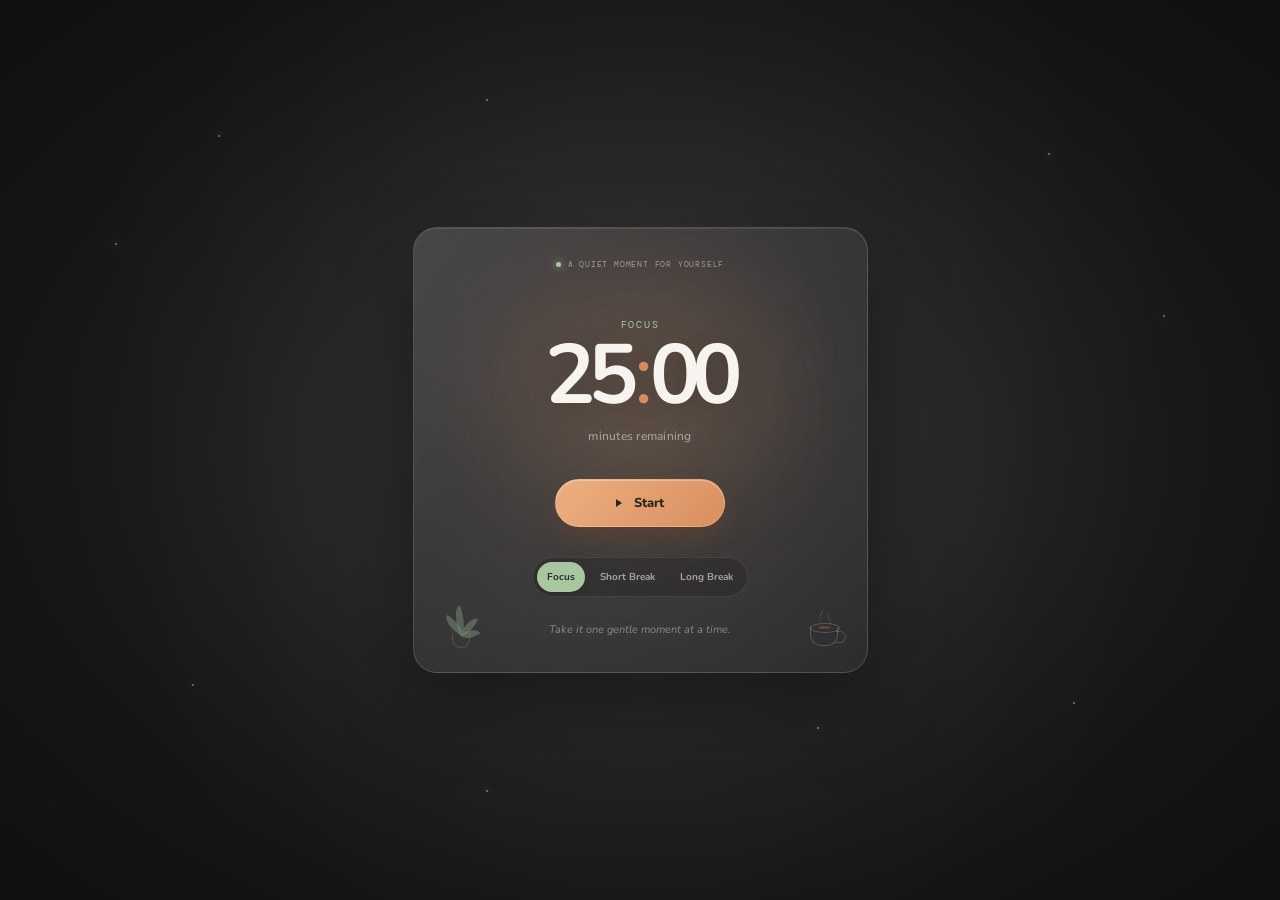
<file: 002_pomodoro_timer/index.html>
<!doctype html>
<html lang="en">
  <head>
    <meta charset="UTF-8" />
    <meta name="viewport" content="width=device-width, initial-scale=1.0" />
    <title>Still — Focus Timer</title>
    <link rel="preconnect" href="https://fonts.googleapis.com" />
    <link rel="preconnect" href="https://fonts.gstatic.com" crossorigin />
    <link
      href="https://fonts.googleapis.com/css2?family=Nunito:wght@400;500;600;700;800&display=swap"
      rel="stylesheet"
    />
    <link rel="stylesheet" href="style.css" />
  </head>
  <body>
    <div class="stars" aria-hidden="true">
      <i></i><i></i><i></i><i></i><i></i><i></i><i></i><i></i><i></i>
    </div>
    <main class="page">
      <section class="timer-card" aria-labelledby="timer-title">
        <div class="card-glow" aria-hidden="true"></div>
        <div class="card-header">
          <span class="status-dot"></span> a quiet moment for yourself
        </div>

        <p class="session-label">Focus</p>
        <h1 id="timer-title" class="timer">25<span>:</span>00</h1>
        <p class="timer-note">minutes remaining</p>

        <button class="start-button" type="button"><i></i> Start</button>

        <nav class="mode-pills" aria-label="Timer mode">
          <button class="active" type="button">Focus</button>
          <button type="button" class="short" onclick="shortBreak()">Short Break</button>
          <button type="button" class="long" onclick="longBreak()">Long Break</button>
        </nav>

        <p class="quote">Take it one gentle moment at a time.</p>

        <div class="coffee" aria-hidden="true"><span></span><i></i><i></i></div>
        <div class="plant" aria-hidden="true">
          <i></i><i></i><i></i><i></i><span></span>
        </div>
      </section>
    </main>

    <script src="script.js"></script>
  </body>
</html>
</file>
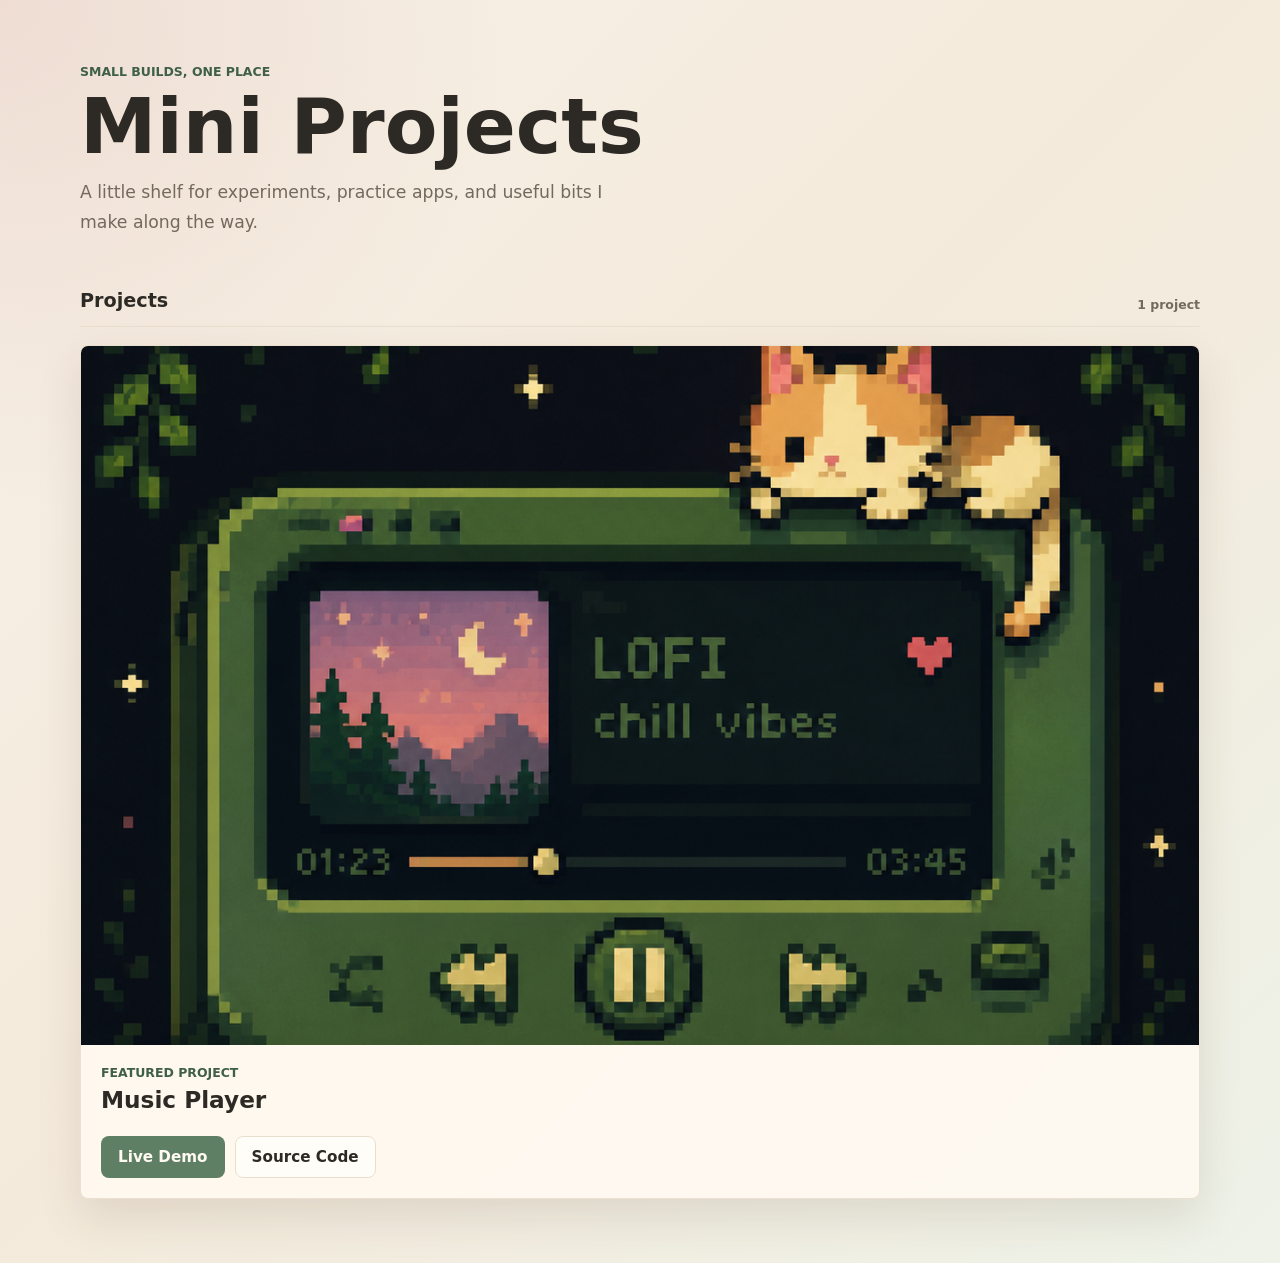
<file: landing_page/index.html>
<!doctype html>
<html lang="en">
  <head>
    <meta charset="UTF-8" />
    <meta name="viewport" content="width=device-width, initial-scale=1.0" />
    <title>Mini Projects ▼・ᴥ・▼</title>
    <link rel="stylesheet" href="style.css" />
    <link
      rel="shortcut icon"
      href="./assets/images/icon.png"
      type="image/x-icon"
    />
  </head>
  <body>
    <main class="page">
      <section class="intro" aria-labelledby="page-title">
        <p class="eyebrow">Small builds, one place</p>
        <h1 id="page-title">Mini Projects</h1>
        <p class="intro-copy">
          A little shelf for experiments, practice apps, and useful bits I make
          along the way.
        </p>
      </section>

      <section class="projects" aria-labelledby="projects-title">
        <div class="section-heading">
          <h2 id="projects-title">Projects</h2>
          <span id="project-count" class="project-count"></span>
        </div>

        <div id="project-grid" class="project-grid"></div>
      </section>
    </main>

    <script type="module" src="script.js"></script>
  </body>
</html>
</file>
<file: 002_pomodoro_timer/style.css>
@import url("https://fonts.googleapis.com/css2?family=DM+Mono:wght@400&display=swap");

:root {
  --background: #1b1c1e;
  --cream: #f7f4ef;
  --muted: #a9a49d;
  --sage: #a8c69f;
  --orange: #d98e5f;
  --line: rgba(247, 244, 239, 0.12);
}
* {
  box-sizing: border-box;
}
body {
  min-width: 320px;
  min-height: 100vh;
  margin: 0;
  color: var(--cream);
  font-family: Nunito, sans-serif;
  background: radial-gradient(
    circle at 50% 47%,
    #3e3934 0%,
    #29282a 34%,
    var(--background) 72%
  );
}
body::after {
  content: "";
  position: fixed;
  inset: 0;
  pointer-events: none;
  background: radial-gradient(
    ellipse at center,
    transparent 38%,
    rgba(0, 0, 0, 0.42) 100%
  );
}
button {
  font: inherit;
  cursor: pointer;
}
.page {
  position: relative;
  z-index: 1;
  display: grid;
  min-height: 100vh;
  padding: 24px;
  place-items: center;
}
.timer-card {
  position: relative;
  width: min(100%, 455px);
  padding: 31px 42px 35px;
  overflow: hidden;
  text-align: center;
  border: 1px solid rgba(247, 244, 239, 0.15);
  border-radius: 24px;
  background: linear-gradient(
    135deg,
    rgba(255, 255, 255, 0.1),
    rgba(255, 255, 255, 0.035)
  );
  box-shadow:
    0 28px 80px rgba(0, 0, 0, 0.38),
    inset 0 1px 0 rgba(255, 255, 255, 0.09);
  backdrop-filter: blur(20px);
}
.timer-card::before {
  content: "";
  position: absolute;
  inset: 0;
  border-radius: inherit;
  pointer-events: none;
  background: linear-gradient(
    125deg,
    rgba(255, 255, 255, 0.055),
    transparent 30%
  );
}
.card-glow {
  position: absolute;
  top: 35px;
  left: 50%;
  width: 290px;
  height: 240px;
  border-radius: 50%;
  background: rgba(217, 142, 95, 0.12);
  filter: blur(48px);
  transform: translateX(-50%);
  pointer-events: none;
}
.card-header {
  position: relative;
  display: flex;
  align-items: center;
  justify-content: center;
  gap: 7px;
  color: rgba(247, 244, 239, 0.5);
  font-family: "DM Mono", monospace;
  font-size: 8px;
  letter-spacing: 0.1em;
  text-transform: uppercase;
}
.status-dot {
  width: 5px;
  height: 5px;
  border-radius: 50%;
  background: var(--sage);
  box-shadow: 0 0 9px var(--sage);
}
.session-label {
  position: relative;
  margin: 49px 0 5px;
  color: var(--sage);
  font-family: "DM Mono", monospace;
  font-size: 10px;
  letter-spacing: 0.18em;
  text-transform: uppercase;
}
.timer {
  position: relative;
  margin: 0;
  color: var(--cream);
  font-size: clamp(68px, 15vw, 84px);
  font-weight: 700;
  letter-spacing: -0.09em;
  line-height: 0.95;
  text-shadow: 0 4px 24px rgba(0, 0, 0, 0.16);
}
.timer span {
  margin: 0 4px;
  color: var(--orange);
  font-weight: 400;
}
.timer-note {
  position: relative;
  margin: 12px 0 35px;
  color: var(--muted);
  font-size: 12px;
  font-weight: 500;
  letter-spacing: 0.02em;
}
.start-button {
  position: relative;
  min-width: 170px;
  padding: 14px 31px;
  border: 1px solid rgba(255, 255, 255, 0.19);
  border-radius: 999px;
  color: #292721;
  background: linear-gradient(135deg, #edb081, var(--orange));
  box-shadow:
    0 10px 22px rgba(129, 69, 43, 0.3),
    inset 0 1px 0 rgba(255, 255, 255, 0.28);
  font-size: 13px;
  font-weight: 800;
  transition:
    transform 0.2s ease,
    box-shadow 0.2s ease,
    filter 0.2s ease;
}
.start-button:hover {
  box-shadow:
    0 14px 28px rgba(129, 69, 43, 0.42),
    inset 0 1px 0 rgba(255, 255, 255, 0.28);
  filter: brightness(1.04);
  transform: translateY(-2px);
}
.start-button:active {
  transform: translateY(1px);
}
.start-button i {
  display: inline-block;
  width: 0;
  height: 0;
  margin-right: 8px;
  border-top: 4px solid transparent;
  border-bottom: 4px solid transparent;
  border-left: 6px solid currentColor;
}
.mode-pills {
  position: relative;
  display: flex;
  justify-content: center;
  gap: 5px;
  margin: 30px auto 0;
  padding: 4px;
  width: max-content;
  max-width: 100%;
  border: 1px solid rgba(247, 244, 239, 0.09);
  border-radius: 999px;
  background: rgba(12, 13, 15, 0.18);
}
.mode-pills button {
  padding: 8px 10px;
  border: 0;
  border-radius: 999px;
  color: rgba(247, 244, 239, 0.58);
  background: transparent;
  font-size: 10px;
  font-weight: 700;
  white-space: nowrap;
  transition:
    color 0.2s ease,
    background 0.2s ease,
    transform 0.2s ease;
}
.mode-pills .active {
  color: #29302a;
  background: var(--sage);
  box-shadow: 0 3px 9px rgba(0, 0, 0, 0.14);
}
.mode-pills button:not(.active):hover {
  color: var(--cream);
  background: rgba(255, 255, 255, 0.07);
}
.quote {
  position: relative;
  margin: 25px 0 0;
  color: rgba(247, 244, 239, 0.43);
  font-size: 11px;
  font-style: italic;
}
.coffee {
  position: absolute;
  right: 29px;
  bottom: 26px;
  width: 28px;
  height: 19px;
  border: 1.5px solid rgba(244, 235, 217, 0.26);
  border-top: 0;
  border-radius: 0 0 11px 11px;
  opacity: 0.85;
}
.coffee::before {
  content: "";
  position: absolute;
  top: -4px;
  left: -1px;
  width: 28px;
  height: 8px;
  border: 1.5px solid rgba(244, 235, 217, 0.26);
  border-radius: 50%;
}
.coffee span {
  position: absolute;
  top: -1px;
  left: 7px;
  width: 13px;
  height: 3px;
  border-radius: 50%;
  background: rgba(217, 142, 95, 0.32);
}
.coffee::after {
  content: "";
  position: absolute;
  top: 4px;
  right: -9px;
  width: 9px;
  height: 10px;
  border: 1.5px solid rgba(244, 235, 217, 0.22);
  border-left: 0;
  border-radius: 0 9px 9px 0;
}
.coffee i {
  position: absolute;
  top: -18px;
  width: 5px;
  height: 12px;
  border-left: 1px solid rgba(247, 244, 239, 0.22);
  border-radius: 50%;
}
.coffee i:nth-child(2) {
  left: 9px;
  transform: rotate(20deg);
}
.coffee i:nth-child(3) {
  left: 17px;
  top: -15px;
  transform: rotate(-20deg);
}
.plant {
  position: absolute;
  bottom: 24px;
  left: 28px;
  width: 34px;
  height: 45px;
  opacity: 0.7;
}
.plant span {
  position: absolute;
  bottom: 0;
  left: 10px;
  width: 18px;
  height: 14px;
  border: 1.5px solid rgba(217, 142, 95, 0.4);
  border-top: 0;
  border-radius: 0 0 10px 10px;
}
.plant i {
  position: absolute;
  bottom: 13px;
  left: 18px;
  width: 10px;
  height: 22px;
  border-radius: 100% 0 100% 0;
  background: rgba(168, 198, 159, 0.45);
  transform-origin: bottom left;
}
.plant i:nth-child(1) {
  transform: rotate(-57deg);
}
.plant i:nth-child(2) {
  transform: rotate(-20deg);
  height: 28px;
}
.plant i:nth-child(3) {
  transform: rotate(24deg);
}
.plant i:nth-child(4) {
  transform: rotate(56deg);
  height: 18px;
}
.stars {
  position: fixed;
  inset: 0;
  pointer-events: none;
}
.stars i {
  position: absolute;
  width: 2px;
  height: 2px;
  border-radius: 50%;
  background: rgba(247, 244, 239, 0.55);
  box-shadow: 0 0 7px rgba(247, 244, 239, 0.35);
  animation: shimmer 4s ease-in-out infinite;
}
.stars i:nth-child(1) {
  top: 15%;
  left: 17%;
}
.stars i:nth-child(2) {
  top: 27%;
  left: 9%;
  animation-delay: 1.2s;
}
.stars i:nth-child(3) {
  top: 76%;
  left: 15%;
  animation-delay: 2s;
}
.stars i:nth-child(4) {
  top: 17%;
  right: 18%;
  animation-delay: 0.7s;
}
.stars i:nth-child(5) {
  top: 35%;
  right: 9%;
  animation-delay: 2.4s;
}
.stars i:nth-child(6) {
  top: 78%;
  right: 16%;
  animation-delay: 1.5s;
}
.stars i:nth-child(7) {
  top: 11%;
  left: 38%;
  animation-delay: 3s;
}
.stars i:nth-child(8) {
  bottom: 12%;
  left: 38%;
  animation-delay: 0.4s;
}
.stars i:nth-child(9) {
  bottom: 19%;
  right: 36%;
  animation-delay: 2.8s;
}
@keyframes shimmer {
  50% {
    opacity: 0.2;
    transform: scale(0.55);
  }
}
@media (max-width: 480px) {
  .page {
    padding: 18px;
  }
  .timer-card {
    padding: 27px 21px 31px;
  }
  .session-label {
    margin-top: 44px;
  }
  .mode-pills button {
    padding: 8px 8px;
    font-size: 9px;
  }
  .coffee {
    right: 20px;
  }
  .plant {
    left: 20px;
  }
}
@media (prefers-reduced-motion: reduce) {
  *,
  *::before,
  *::after {
    animation-duration: 0.01ms !important;
    animation-iteration-count: 1 !important;
  }
}
</file>
<file: landing_page/style.css>
:root {
  --bg: #f7f1e8;
  --paper: #fffaf2;
  --ink: #2d2a26;
  --muted: #74695d;
  --line: #eadfce;
  --accent: #5f7f65;
  --accent-dark: #3f6047;
  --rose: #c98274;
  --shadow: 0 18px 45px rgba(70, 53, 34, 0.12);
}

* {
  box-sizing: border-box;
}

html {
  color-scheme: light;
}

body {
  margin: 0;
  min-height: 100vh;
  color: var(--ink);
  font-family: Inter, ui-sans-serif, system-ui, -apple-system, BlinkMacSystemFont, "Segoe UI", sans-serif;
  background:
    radial-gradient(circle at top left, rgba(201, 130, 116, 0.18), transparent 32rem),
    linear-gradient(135deg, #f7f1e8 0%, #f4eadb 48%, #eef2e8 100%);
}

a {
  color: inherit;
}

img {
  display: block;
  max-width: 100%;
}

.page {
  width: min(1120px, calc(100% - 32px));
  margin: 0 auto;
  padding: 64px 0;
}

.intro {
  max-width: 690px;
  margin-bottom: 44px;
}

.eyebrow,
.project-kicker,
.project-count {
  margin: 0;
  color: var(--accent-dark);
  font-size: 0.78rem;
  font-weight: 750;
  letter-spacing: 0;
  text-transform: uppercase;
}

.intro h1 {
  margin: 10px 0 14px;
  font-size: clamp(2.4rem, 6vw, 5rem);
  line-height: 0.98;
  letter-spacing: 0;
}

.intro-copy {
  margin: 0;
  max-width: 560px;
  color: var(--muted);
  font-size: 1.08rem;
  line-height: 1.7;
}

.projects {
  padding-top: 8px;
}

.section-heading {
  display: flex;
  align-items: end;
  justify-content: space-between;
  gap: 16px;
  margin-bottom: 18px;
  border-bottom: 1px solid var(--line);
  padding-bottom: 14px;
}

.section-heading h2 {
  margin: 0;
  font-size: 1.2rem;
}

.project-count {
  color: var(--muted);
  text-transform: none;
}

.project-grid {
  display: grid;
  grid-template-columns: repeat(auto-fit, minmax(min(100%, 280px), 1fr));
  gap: 22px;
}

.project-card {
  overflow: hidden;
  border: 1px solid rgba(234, 223, 206, 0.95);
  border-radius: 8px;
  background: rgba(255, 250, 242, 0.88);
  box-shadow: var(--shadow);
  backdrop-filter: blur(10px);
}

.project-cover {
  display: block;
  aspect-ratio: 16 / 10;
  overflow: hidden;
  background: #e8dcc9;
  text-decoration: none;
}

.project-cover img {
  width: 100%;
  height: 100%;
  object-fit: cover;
  transition: transform 220ms ease;
}

.project-card:hover .project-cover img {
  transform: scale(1.03);
}

.project-body {
  display: grid;
  gap: 22px;
  padding: 20px;
}

.project-body h3 {
  margin: 6px 0 0;
  font-size: 1.45rem;
  line-height: 1.2;
}

.project-actions {
  display: flex;
  flex-wrap: wrap;
  gap: 10px;
}

.button {
  display: inline-flex;
  min-height: 42px;
  align-items: center;
  justify-content: center;
  border: 1px solid transparent;
  border-radius: 8px;
  padding: 0 16px;
  font-size: 0.95rem;
  font-weight: 750;
  text-decoration: none;
  transition: transform 160ms ease, border-color 160ms ease, background 160ms ease;
}

.button:hover {
  transform: translateY(-1px);
}

.button:focus-visible {
  outline: 3px solid rgba(95, 127, 101, 0.28);
  outline-offset: 2px;
}

.button.primary {
  background: var(--accent);
  color: #fffaf2;
}

.button.primary:hover {
  background: var(--accent-dark);
}

.button.secondary {
  border-color: var(--line);
  background: #fffdf8;
  color: var(--ink);
}

.button.secondary:hover {
  border-color: rgba(201, 130, 116, 0.55);
}

@media (max-width: 640px) {
  .page {
    width: min(100% - 24px, 1120px);
    padding: 42px 0;
  }

  .intro {
    margin-bottom: 34px;
  }

  .section-heading {
    align-items: start;
    flex-direction: column;
    gap: 6px;
  }

  .project-body {
    padding: 16px;
  }

  .project-actions {
    display: grid;
    grid-template-columns: 1fr;
  }
}
</file>
